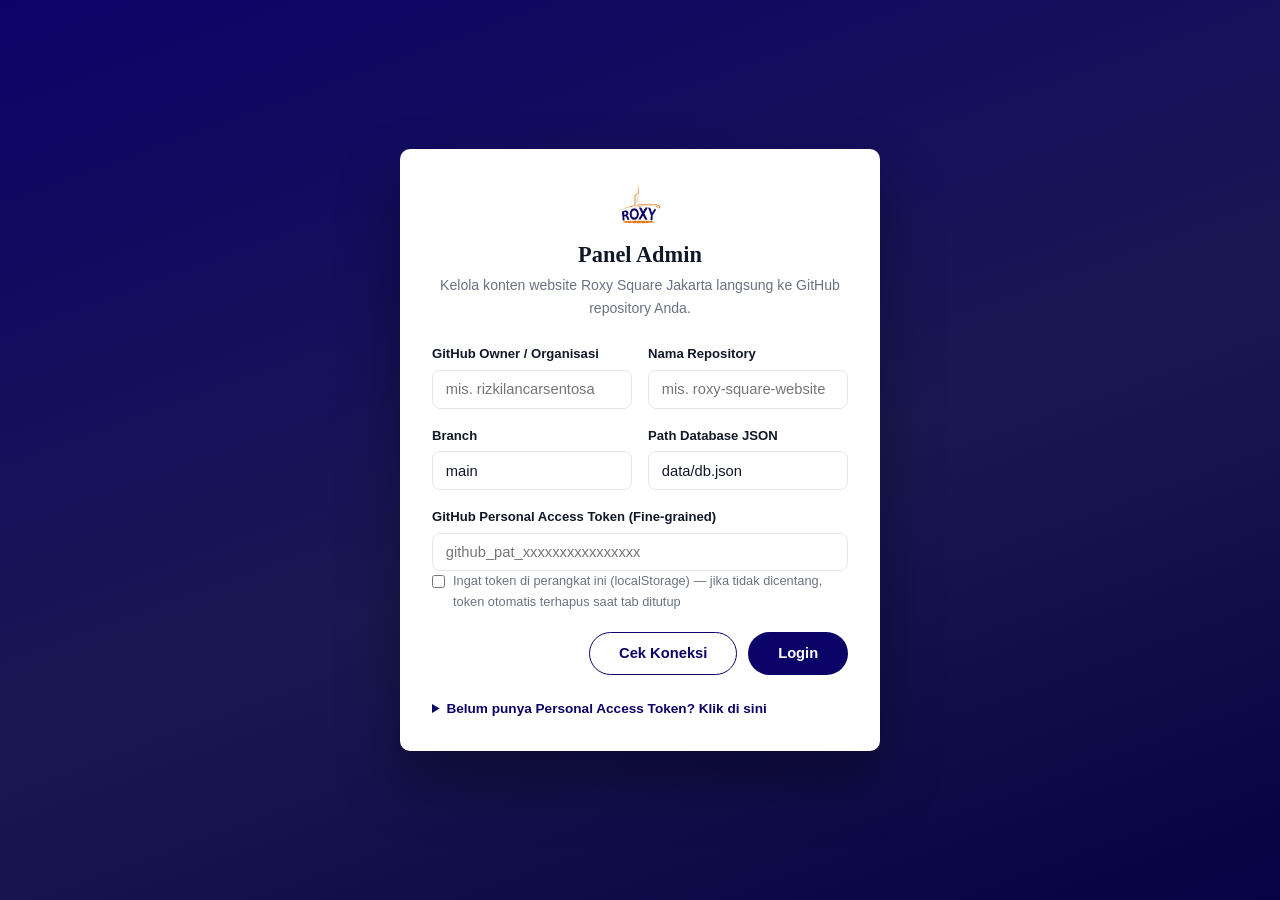
<file: admin/index.html>
<!DOCTYPE html>
<html lang="id">
<head>
<meta charset="UTF-8">
<meta name="viewport" content="width=device-width, initial-scale=1.0">
<meta name="robots" content="noindex, nofollow">
<title>Panel Admin | Roxy Square Jakarta</title>
<link rel="stylesheet" href="../css/style.css">
<link rel="stylesheet" href="css/admin.css">
</head>
<body class="admin-body">

<!-- =========================================================
     VIEW 1: LOGIN
     ========================================================= -->
<div class="admin-login" id="loginView">
  <div class="admin-login__card">
    <div class="admin-login__brand">
      <img src="../images/RLS_Logo.png" alt="Roxy Square">
      <h1>Panel Admin</h1>
      <p>Kelola konten website Roxy Square Jakarta langsung ke GitHub repository Anda.</p>
    </div>

    <form id="loginForm" class="admin-form">
      <div class="admin-form__row admin-form__row--split">
        <div class="admin-form__field">
          <label for="fOwner">GitHub Owner / Organisasi</label>
          <input type="text" id="fOwner" placeholder="mis. rizkilancarsentosa" required>
        </div>
        <div class="admin-form__field">
          <label for="fRepo">Nama Repository</label>
          <input type="text" id="fRepo" placeholder="mis. roxy-square-website" required>
        </div>
      </div>
      <div class="admin-form__row admin-form__row--split">
        <div class="admin-form__field">
          <label for="fBranch">Branch</label>
          <input type="text" id="fBranch" placeholder="main" value="main" required>
        </div>
        <div class="admin-form__field">
          <label for="fPath">Path Database JSON</label>
          <input type="text" id="fPath" placeholder="data/db.json" value="data/db.json" required>
        </div>
      </div>
      <div class="admin-form__field">
        <label for="fToken">GitHub Personal Access Token (Fine-grained)</label>
        <input type="password" id="fToken" placeholder="github_pat_xxxxxxxxxxxxxxxx" required>
      </div>
      <label class="admin-checkbox">
        <input type="checkbox" id="fRemember">
        <span>Ingat token di perangkat ini (localStorage) — jika tidak dicentang, token otomatis terhapus saat tab ditutup</span>
      </label>

      <div class="admin-alert" id="loginAlert" hidden></div>

      <div class="admin-form__actions">
        <button type="button" class="btn btn--outline" id="testConnBtn">Cek Koneksi</button>
        <button type="submit" class="btn btn--primary">Login</button>
      </div>
    </form>

    <details class="admin-help">
      <summary>Belum punya Personal Access Token? Klik di sini</summary>
      <ol>
        <li>Buka <strong>github.com &rarr; Settings &rarr; Developer settings &rarr; Fine-grained tokens &rarr; Generate new token</strong>.</li>
        <li>Pada <strong>Repository access</strong>, pilih <em>Only select repositories</em> dan pilih repository website ini saja.</li>
        <li>Pada <strong>Permissions &rarr; Repository permissions</strong>, set <strong>Contents = Read and write</strong>.</li>
        <li>Klik <strong>Generate token</strong>, salin tokennya (hanya tampil sekali), lalu tempel di kolom Token di atas.</li>
      </ol>
      <p class="admin-help__warn">
        ⚠️ Token disimpan di browser Anda sendiri agar panel ini bisa langsung menyimpan perubahan ke GitHub tanpa server tambahan.
        Gunakan token <strong>fine-grained</strong> yang hanya diberi akses ke repository ini, jangan pernah membagikan token Anda,
        dan gunakan panel ini hanya di perangkat pribadi yang terpercaya.
      </p>
    </details>
  </div>
</div>

<!-- =========================================================
     VIEW 2: DASHBOARD (tampil setelah login berhasil)
     ========================================================= -->
<div class="admin-app" id="dashboardView" hidden>
  <aside class="admin-sidebar">
    <div class="admin-sidebar__brand">
      <img src="../images/RLS_Logo.png" alt="Roxy Square">
      <span>Panel Admin</span>
    </div>
    <nav class="admin-nav" id="adminNav">
      <button class="admin-nav__item is-active" data-tab="dashboard">📊 Dashboard</button>
      <button class="admin-nav__item" data-tab="connection">🔌 Cek Koneksi</button>
      <button class="admin-nav__item" data-tab="hero">🖼️ Hero Slider</button>
      <button class="admin-nav__item" data-tab="office">🏢 Office Space</button>
      <button class="admin-nav__item" data-tab="training">🎓 Training Facility</button>
      <button class="admin-nav__item" data-tab="tenants">🤝 Tenants</button>
      <button class="admin-nav__item" data-tab="pricing">💳 Pricelist</button>
      <button class="admin-nav__item" data-tab="access">🚌 Access / Lokasi</button>
      <button class="admin-nav__item" data-tab="about">📄 About Us</button>
      <button class="admin-nav__item" data-tab="contact">✉️ Contact & Sosial</button>
      <button class="admin-nav__item" data-tab="users">👤 Manajemen User</button>
    </nav>
    <div class="admin-sidebar__footer">
      <div class="admin-user" id="sidebarUser">–</div>
      <button class="btn btn--outline admin-logout" id="logoutBtn">Logout</button>
    </div>
  </aside>

  <main class="admin-main">
    <header class="admin-topbar">
      <h2 id="tabTitle">Dashboard</h2>
      <span class="admin-badge" id="connBadge">● memeriksa koneksi…</span>
    </header>

    <div class="admin-toast" id="toast" hidden></div>

    <!-- ---------- TAB: DASHBOARD ---------- -->
    <section class="admin-tab is-active" data-tab-panel="dashboard">
      <p class="admin-tab__desc">Ringkasan konten yang sedang tersimpan di <code>data/db.json</code> pada repository Anda.</p>
      <div class="admin-stats" id="dashboardStats"></div>
      <div class="admin-card">
        <h3>Tentang Panel Admin ini</h3>
        <p>Panel ini membaca dan menulis konten langsung ke file <code>data/db.json</code> di repository GitHub Anda melalui GitHub REST API, menggunakan Personal Access Token yang Anda masukkan saat login. Setiap perubahan yang disimpan akan otomatis membuat commit baru, dan GitHub Pages akan membangun ulang situs dalam waktu singkat (biasanya 30–60 detik).</p>
      </div>
    </section>

    <!-- ---------- TAB: CEK KONEKSI ---------- -->
    <section class="admin-tab" data-tab-panel="connection">
      <p class="admin-tab__desc">Periksa status koneksi ke GitHub API, hak akses repository, dan sisa kuota API (rate limit).</p>
      <button class="btn btn--primary" id="recheckConnBtn">Cek Ulang Koneksi</button>
      <div class="admin-card" id="connDetails" style="margin-top:1rem;">Memeriksa...</div>
    </section>

    <!-- ---------- TAB: HERO SLIDER ---------- -->
    <section class="admin-tab" data-tab-panel="hero">
      <p class="admin-tab__desc">Kelola slide pada carousel hero di halaman utama.</p>
      <button class="btn btn--outline" data-add="hero">+ Tambah Slide</button>
      <div class="admin-list" id="list-hero"></div>
      <button class="btn btn--primary admin-save-btn" data-save="hero">💾 Simpan Perubahan Hero ke GitHub</button>
    </section>

    <!-- ---------- TAB: OFFICE SPACE ---------- -->
    <section class="admin-tab" data-tab-panel="office">
      <p class="admin-tab__desc">Kelola foto galeri pada bagian "Our Office Space".</p>
      <button class="btn btn--outline" data-add="officeGallery">+ Tambah Foto</button>
      <div class="admin-list" id="list-officeGallery"></div>
      <button class="btn btn--primary admin-save-btn" data-save="officeGallery">💾 Simpan Perubahan ke GitHub</button>
    </section>

    <!-- ---------- TAB: TRAINING FACILITY ---------- -->
    <section class="admin-tab" data-tab-panel="training">
      <p class="admin-tab__desc">Kelola foto pada bagian "Our Training Facility".</p>
      <button class="btn btn--outline" data-add="trainingFacility">+ Tambah Foto</button>
      <div class="admin-list" id="list-trainingFacility"></div>
      <button class="btn btn--primary admin-save-btn" data-save="trainingFacility">💾 Simpan Perubahan ke GitHub</button>
    </section>

    <!-- ---------- TAB: TENANTS ---------- -->
    <section class="admin-tab" data-tab-panel="tenants">
      <p class="admin-tab__desc">Kelola logo & info tenant pada bagian "Our Tenants".</p>
      <button class="btn btn--outline" data-add="tenants">+ Tambah Tenant</button>
      <div class="admin-list" id="list-tenants"></div>
      <button class="btn btn--primary admin-save-btn" data-save="tenants">💾 Simpan Perubahan ke GitHub</button>
    </section>

    <!-- ---------- TAB: PRICING ---------- -->
    <section class="admin-tab" data-tab-panel="pricing">
      <p class="admin-tab__desc">Kelola paket harga pada bagian "Pricelist".</p>
      <button class="btn btn--outline" data-add="pricing">+ Tambah Paket</button>
      <div class="admin-list" id="list-pricing"></div>
      <button class="btn btn--primary admin-save-btn" data-save="pricing">💾 Simpan Perubahan ke GitHub</button>
    </section>

    <!-- ---------- TAB: ACCESS ---------- -->
    <section class="admin-tab" data-tab-panel="access">
      <p class="admin-tab__desc">Kelola kategori & daftar transportasi pada bagian "Access to Roxy Square".</p>
      <button class="btn btn--outline" data-add="access">+ Tambah Kategori</button>
      <div class="admin-list" id="list-access"></div>
      <button class="btn btn--primary admin-save-btn" data-save="access">💾 Simpan Perubahan ke GitHub</button>
    </section>

    <!-- ---------- TAB: ABOUT US ---------- -->
    <section class="admin-tab" data-tab-panel="about">
      <p class="admin-tab__desc">Kelola konten profil perusahaan, susunan pengurus, visi & misi.</p>
      <div class="admin-card" id="aboutForm"></div>
      <button class="btn btn--primary admin-save-btn" data-save="about">💾 Simpan Perubahan About Us ke GitHub</button>
    </section>

    <!-- ---------- TAB: CONTACT ---------- -->
    <section class="admin-tab" data-tab-panel="contact">
      <p class="admin-tab__desc">Kelola alamat, email, telepon, WhatsApp, link peta, dan sosial media.</p>
      <div class="admin-card" id="contactForm"></div>
      <button class="btn btn--primary admin-save-btn" data-save="contact">💾 Simpan Perubahan Kontak ke GitHub</button>
    </section>

    <!-- ---------- TAB: USER MANAGEMENT ---------- -->
    <section class="admin-tab" data-tab-panel="users">
      <p class="admin-tab__desc">
        Daftar username GitHub yang diizinkan mengakses Panel Admin ini. Jika daftar kosong, siapa pun dengan
        token repository ini masih bisa login (mode bootstrap) — segera tambahkan username Anda di sini.
      </p>
      <div class="admin-alert admin-alert--warn">
        ⚠️ Ini adalah lapisan kenyamanan di sisi aplikasi, <strong>bukan</strong> pengaman mutlak — siapa pun yang
        memegang token dengan akses ke repository ini secara teknis tetap bisa memanggil GitHub API secara langsung.
        Jaga kerahasiaan token Anda.
      </div>
      <div class="admin-form__row admin-form__row--inline">
        <input type="text" id="newAdminUsername" placeholder="username-github">
        <button class="btn btn--outline" id="addAdminBtn">+ Tambah Admin</button>
      </div>
      <div class="admin-list" id="list-admins"></div>
      <button class="btn btn--primary admin-save-btn" data-save="admins">💾 Simpan Daftar Admin ke GitHub</button>
    </section>
  </main>
</div>

<!-- Template kartu list generik (dipakai lewat JS, lihat admin.js) -->
<script src="js/admin.js"></script>
</body>
</html>
</file>
<file: css/style.css>
/* =====================================================================
   VARIABEL WARNA & FONT
   Ganti nilai di bawah ini untuk mengubah tampilan SELURUH halaman.
   ===================================================================== */
:root {
  /* Palet warna diselaraskan dengan logo Roxy Square (navy & oranye) */
  --color-primary: #0c0368;      /* navy dari logo (tombol, link aktif) */
  --color-primary-dark: #070243; /* navy lebih gelap (hover) */
  --color-accent: #e3750b;       /* oranye dari logo (highlight teks, badge) */
  --color-accent-dark: #b85e08;  /* oranye lebih gelap (hover badge/tombol aksen) */
  --color-dark: #111827;         /* warna teks judul */
  --color-text: #374151;         /* warna teks paragraf */
  --color-text-light: #6b7280;   /* warna teks sekunder */
  --color-bg-alt: #f3f4f6;       /* warna latar section selang-seling */
  --color-border: #e5e7eb;       /* warna garis pembatas */
  --color-white: #ffffff;

  --font-heading: Georgia, 'Times New Roman', serif;
  --font-body: -apple-system, BlinkMacSystemFont, 'Segoe UI', Roboto, Helvetica, Arial, sans-serif;

  --radius: 10px;
  --max-width: 1100px;
  --transition: 0.25s ease;
}

/* =====================================================================
   RESET DASAR
   ===================================================================== */
* { box-sizing: border-box; margin: 0; padding: 0; }
html { scroll-behavior: smooth; }
body {
  font-family: var(--font-body);
  color: var(--color-text);
  line-height: 1.6;
  background: var(--color-white);
}
img { max-width: 100%; display: block; }
a { text-decoration: none; color: inherit; }
ul { list-style: none; }
h1, h2, h3, h4 { font-family: var(--font-heading); color: var(--color-dark); line-height: 1.25; }
svg { width: 24px; height: 24px; flex-shrink: 0; }
body.no-scroll { overflow: hidden; }

/* =====================================================================
   PLACEHOLDER GAMBAR
   Kotak abu-abu ini menandai tempat gambar. Hapus/ganti dengan tag
   <img src="images/nama-file.jpg" alt="..."> saat Anda punya foto asli.
   ===================================================================== */
.placeholder-img {
  background: var(--color-bg-alt);
  border: 2px dashed var(--color-border);
  border-radius: var(--radius);
  display: flex;
  align-items: center;
  justify-content: center;
  text-align: center;
  color: var(--color-text-light);
  font-size: 0.9rem;
  min-height: 160px;
}
.placeholder-img small { color: #9ca3af; }

/* =====================================================================
   TOMBOL
   ===================================================================== */
.btn {
  display: inline-block;
  padding: 0.8rem 1.8rem;
  border-radius: 999px;
  font-weight: 600;
  transition: var(--transition);
  border: 2px solid transparent;
}
.btn--primary { background: var(--color-primary); color: var(--color-white); }
.btn--primary:hover { background: var(--color-primary-dark); }
.btn--outline { border-color: var(--color-primary); color: var(--color-primary); }
.btn--outline:hover { background: var(--color-primary); color: var(--color-white); }

.text-accent { color: var(--color-accent); }

/* =====================================================================
   NAVBAR
   ===================================================================== */
.navbar {
  position: sticky;
  top: 0;
  z-index: 100;
  background: var(--color-white);
  border-bottom: 1px solid var(--color-border);
}
.navbar__inner {
  max-width: var(--max-width);
  margin: 0 auto;
  padding: 0.9rem 1.5rem;
  display: flex;
  align-items: center;
  justify-content: space-between;
}
.navbar__logo {
  font-family: var(--font-heading);
  font-weight: 700;
  font-size: 1.4rem;
  color: var(--color-dark);
}
.navbar__logo img { height: 42px; width: auto; display: block; }
.navbar__links {
  display: none;
  gap: 1.6rem;
  font-weight: 600;
  font-size: 0.92rem;
}
.nav-link { color: var(--color-text); transition: var(--transition); }
.nav-link:hover, .nav-link.is-active { color: var(--color-primary); }

.navbar__toggle {
  background: none;
  border: none;
  cursor: pointer;
  display: flex;
  flex-direction: column;
  gap: 5px;
  padding: 4px;
}
.navbar__toggle span {
  width: 24px;
  height: 2px;
  background: var(--color-dark);
  border-radius: 2px;
}

.mobile-menu {
  display: flex;
  flex-direction: column;
  max-height: 0;
  opacity: 0;
  overflow: hidden;
  transition: all 0.3s ease;
  border-top: 1px solid var(--color-border);
}
.mobile-menu.is-open { max-height: 400px; opacity: 1; }
.mobile-menu a {
  padding: 0.9rem 1.5rem;
  font-weight: 600;
  border-bottom: 1px solid var(--color-border);
}

@media (min-width: 860px) {
  .navbar__links { display: flex; }
  .navbar__toggle { display: none; }
  .mobile-menu { display: none; }
}

/* =====================================================================
   HERO / CAROUSEL
   ===================================================================== */
.hero { background: var(--color-bg-alt); }
.carousel { position: relative; overflow: hidden; max-width: var(--max-width); margin: 0 auto; }
.carousel__track { display: flex; transition: transform 0.6s ease-in-out; }
.slide {
  flex: 0 0 100%;
  display: flex;
  flex-direction: column-reverse;
  align-items: center;
  gap: 1.8rem;
  padding: 2.5rem 1.5rem;
}
.slide__content { max-width: 480px; text-align: center; }
.eyebrow {
  color: var(--color-primary);
  font-weight: 700;
  font-size: 0.8rem;
  letter-spacing: 0.05em;
  text-transform: uppercase;
  margin-bottom: 0.6rem;
}
.slide h1 { font-size: 1.9rem; margin-bottom: 1rem; }
.slide__desc { color: var(--color-text-light); margin-bottom: 1.4rem; }
.slide__media {
  width: 100%;
  max-width: 420px;
  aspect-ratio: 5 / 4;
  border-radius: var(--radius);
  overflow: hidden;
  box-shadow: 0 20px 40px rgba(17,24,39,0.14);
}
.slide__media img { width: 100%; height: 100%; object-fit: cover; }

.carousel__btn {
  position: absolute;
  top: 40%;
  transform: translateY(-50%);
  background: rgba(255,255,255,0.85);
  border: none;
  border-radius: 999px;
  width: 38px;
  height: 38px;
  font-size: 1.4rem;
  cursor: pointer;
  box-shadow: 0 2px 8px rgba(0,0,0,0.12);
  display: none;
}
.carousel__btn--prev { left: 12px; }
.carousel__btn--next { right: 12px; }

.carousel__dots { display: flex; justify-content: center; gap: 0.5rem; padding: 1rem 0 1.6rem; }
.carousel__dots button {
  width: 22px; height: 4px; border-radius: 4px;
  border: none; background: #cbd5e1; cursor: pointer; transition: var(--transition);
}
.carousel__dots button.is-active { background: var(--color-primary); }

@media (min-width: 760px) {
  .slide { flex-direction: row; text-align: left; padding: 3.5rem 3rem; gap: 2.5rem; }
  .slide__content { text-align: left; }
  .slide h1 { font-size: 2.6rem; }
  .carousel__btn { display: flex; align-items: center; justify-content: center; }
}

/* =====================================================================
   SECTION UMUM
   ===================================================================== */
.section { max-width: var(--max-width); margin: 0 auto; padding: 4rem 1.5rem; }
.section--alt { max-width: none; background: var(--color-bg-alt); }
.section--alt > * { max-width: var(--max-width); margin-left: auto; margin-right: auto; }
.section__title { font-size: 1.8rem; text-align: center; margin-bottom: 0.6rem; }
.section__title--left { text-align: left; }
.section__subtitle { text-align: center; color: var(--color-text-light); margin-bottom: 2.5rem; }

/* Galeri */
.gallery {
  display: grid;
  grid-template-columns: repeat(2, 1fr);
  gap: 1rem;
}
.gallery__item {
  aspect-ratio: 4 / 3;
  border-radius: var(--radius);
  overflow: hidden;
  box-shadow: 0 4px 14px rgba(17,24,39,0.08);
  transition: transform var(--transition), box-shadow var(--transition);
  cursor: pointer;
}
.gallery__item img { width: 100%; height: 100%; object-fit: cover; transition: transform 0.4s ease; }
.gallery__item:hover { transform: translateY(-4px); box-shadow: 0 14px 28px rgba(17,24,39,0.16); }
.gallery__item:hover img { transform: scale(1.06); }
@media (min-width: 700px) {
  .gallery { grid-template-columns: repeat(3, 1fr); }
}

/* Fasilitas (2 gambar besar) */
.facility-grid {
  display: grid;
  grid-template-columns: 1fr;
  gap: 1rem;
}
.facility-grid__item {
  aspect-ratio: 4 / 3;
  border-radius: var(--radius);
  overflow: hidden;
  box-shadow: 0 4px 14px rgba(17,24,39,0.08);
  cursor: pointer;
}
.facility-grid__item img { width: 100%; height: 100%; object-fit: cover; }
@media (min-width: 760px) {
  .facility-grid { grid-template-columns: 1fr 1fr; }
}

/* Mitra / logo grid */
.partners {
  display: grid;
  grid-template-columns: repeat(2, 1fr);
  gap: 0.9rem;
}
.partner {
  aspect-ratio: 3 / 2;
  background: var(--color-white);
  border: 1px solid var(--color-border);
  border-radius: var(--radius);
  display: flex;
  align-items: center;
  justify-content: center;
  padding: 1rem;
  transition: transform var(--transition), box-shadow var(--transition);
  cursor: pointer;
}
.partner img { width: 100%; height: 100%; object-fit: contain; }
.partner:hover { transform: translateY(-3px); box-shadow: 0 10px 22px rgba(17,24,39,0.1); }
@media (min-width: 600px) { .partners { grid-template-columns: repeat(4, 1fr); } }

/* Harga */
.pricing {
  display: grid;
  grid-template-columns: 1fr;
  gap: 1.6rem;
}
.price-card {
  background: var(--color-white);
  border: 1px solid var(--color-border);
  border-radius: var(--radius);
  padding: 2rem 1.5rem;
  text-align: center;
  position: relative;
}
.price-card--highlight { border-color: var(--color-primary); box-shadow: 0 10px 30px rgba(12,3,104,0.16); }
.price-card__badge {
  position: absolute; top: -12px; left: 50%; transform: translateX(-50%);
  background: var(--color-accent); color: var(--color-white);
  font-size: 0.72rem; font-weight: 700; padding: 0.25rem 0.9rem; border-radius: 999px;
}
.price-card__name { font-weight: 700; margin-bottom: 0.2rem; }
.price-card__note { color: var(--color-text-light); font-size: 0.85rem; margin-bottom: 1rem; }
.price-card__price { font-family: var(--font-heading); font-size: 1.8rem; color: var(--color-primary); font-weight: 700; margin-bottom: 1.2rem; }
.price-card__price span { font-size: 0.9rem; color: var(--color-text-light); font-family: var(--font-body); font-weight: 400; }
.price-card__features { margin-bottom: 1.6rem; }
.price-card__features li { padding: 0.4rem 0; color: var(--color-text-light); font-size: 0.92rem; border-top: 1px solid var(--color-border); }
.price-card__features li:first-child { border-top: none; }

@media (min-width: 860px) {
  .pricing { grid-template-columns: repeat(3, 1fr); align-items: center; }
  .price-card--highlight { transform: scale(1.05); }
}

/* Akses / lokasi info */
.access-grid {
  display: grid;
  grid-template-columns: 1fr;
  gap: 1.5rem;
}
.access-card {
  background: var(--color-white);
  border: 1px solid var(--color-border);
  border-radius: var(--radius);
  padding: 1.6rem;
}
.access-card h3 { margin-bottom: 1rem; }
.access-item { padding: 0.6rem 0; border-top: 1px solid var(--color-border); }
.access-item:first-of-type { border-top: none; }
.access-item__title { font-weight: 600; font-size: 0.92rem; }
.access-item__desc { color: var(--color-text-light); font-size: 0.85rem; }
@media (min-width: 760px) { .access-grid { grid-template-columns: 1fr 1fr; } }

/* Tentang kami */
.about { display: flex; flex-direction: column; gap: 2rem; margin-bottom: 3rem; }
.about__media {
  flex: 1;
  aspect-ratio: 4 / 5;
  max-width: 340px;
  border-radius: var(--radius);
  overflow: hidden;
  box-shadow: 0 20px 40px rgba(17,24,39,0.14);
}
.about__media img { width: 100%; height: 100%; object-fit: cover; }
.about__content { flex: 1.4; }
.about__highlight { color: var(--color-primary); font-weight: 700; font-size: 1.2rem; margin-bottom: 1rem; }
.about__content p { margin-bottom: 1rem; }
.about__list { margin: -0.4rem 0 1.5rem; }
.about__list li { position: relative; padding-left: 1.3rem; margin-bottom: 0.5rem; }
.about__list li::before {
  content: '';
  position: absolute;
  left: 0;
  top: 0.55em;
  width: 6px;
  height: 6px;
  border-radius: 50%;
  background: var(--color-primary);
}
@media (min-width: 760px) {
  /* Foto dibuat stretch: tingginya menyesuaikan tinggi kolom teks
     (dari judul "About Us" sampai baris terakhir "Direktur: Indra Gunawan") */
  .about { flex-direction: row; align-items: stretch; }
  .about__media { flex: 0 0 34%; max-width: 380px; aspect-ratio: auto; height: auto; }
}

.vision-mission {
  display: grid;
  grid-template-columns: 1fr;
  gap: 1.5rem;
}
.vision-mission h3 { margin-bottom: 0.6rem; }
.vision-mission p { color: var(--color-text-light); font-style: italic; }
@media (min-width: 760px) { .vision-mission { grid-template-columns: 1fr 1fr; } }

/* Kontak */
.contact__map {
  border-radius: var(--radius);
  overflow: hidden;
  border: 1px solid var(--color-border);
}
.contact__map iframe { width: 100%; height: 340px; border: 0; display: block; }
.contact__map-note { text-align: center; font-size: 0.78rem; color: var(--color-text-light); padding: 0.6rem; }

/* =====================================================================
   FOOTER
   ===================================================================== */
.footer { background: #0b0a2e; color: #cbd0e0; }
.footer__grid {
  max-width: var(--max-width);
  margin: 0 auto;
  padding: 3rem 1.5rem;
  display: grid;
  grid-template-columns: 1fr;
  gap: 1.8rem;
}
.footer__item { display: flex; gap: 1rem; }
.footer__item svg { color: var(--color-accent); }
.footer__item h4 { color: var(--color-white); font-size: 0.95rem; margin-bottom: 0.2rem; }
.footer__item p { font-size: 0.88rem; color: #a5abc4; }
.footer__social {
  display: flex;
  justify-content: center;
  flex-wrap: wrap;
  gap: 0.8rem;
  max-width: var(--max-width);
  margin: 0 auto;
  padding: 0 1.5rem 2.5rem;
}
.footer__social a {
  background: #1a1852; padding: 0.6rem; border-radius: 8px; color: var(--color-white);
  display: flex; align-items: center; justify-content: center;
  transition: var(--transition);
}
.footer__social a svg { width: 20px; height: 20px; }
.footer__social a:hover { background: var(--color-accent); }
.footer__bottom {
  text-align: center;
  padding: 1.2rem;
  border-top: 1px solid #1a1852;
  font-size: 0.82rem;
  color: #a5abc4;
}
.footer__admin-link { margin-top: 0.4rem; font-size: 0.75rem; }
.footer__admin-link a { color: #6b71a8; transition: var(--transition); }
.footer__admin-link a:hover { color: var(--color-accent); }
@media (min-width: 760px) { .footer__grid { grid-template-columns: repeat(2, 1fr); } }

/* =====================================================================
   TOMBOL MENGAMBANG
   ===================================================================== */
.float-btn {
  position: fixed;
  bottom: 1.5rem;
  right: 1.5rem;
  z-index: 100;
  background: #22c55e;
  color: var(--color-white);
  padding: 0.7rem 1.2rem;
  border-radius: 999px;
  display: flex;
  align-items: center;
  gap: 0.6rem;
  font-weight: 600;
  box-shadow: 0 8px 20px rgba(0,0,0,0.2);
  transition: var(--transition);
}
.float-btn:hover { background: #16a34a; }
.float-btn svg { width: 22px; height: 22px; }

/* =====================================================================
   LIGHTBOX GALERI
   ===================================================================== */
.lightbox {
  position: fixed;
  inset: 0;
  z-index: 1000;
  display: flex;
  align-items: center;
  justify-content: center;
  padding: 1.5rem;
  opacity: 0;
  visibility: hidden;
  transition: opacity 0.25s ease, visibility 0.25s ease;
}
.lightbox.is-open { opacity: 1; visibility: visible; }
.lightbox__overlay {
  position: absolute;
  inset: 0;
  background: rgba(17,24,39,0.88);
}
.lightbox__dialog {
  position: relative;
  z-index: 1;
  width: 100%;
  max-width: 720px;
  max-height: 90vh;
  background: var(--color-white);
  border-radius: var(--radius);
  overflow: hidden;
  display: flex;
  flex-direction: column;
  transform: scale(0.96);
  transition: transform 0.25s ease;
}
.lightbox.is-open .lightbox__dialog { transform: scale(1); }
.lightbox__media { background: var(--color-bg-alt); max-height: 60vh; display: flex; align-items: center; justify-content: center; }
.lightbox__media img { width: 100%; max-height: 60vh; object-fit: contain; display: block; }
.lightbox__info { padding: 1.2rem 1.5rem; }
.lightbox__info h3 { font-size: 1.15rem; margin-bottom: 0.4rem; }
.lightbox__info p { color: var(--color-text-light); font-size: 0.92rem; margin-bottom: 0.6rem; }
.lightbox__count { font-size: 0.78rem; color: var(--color-text-light); font-weight: 600; letter-spacing: 0.03em; }

.lightbox__close {
  position: absolute;
  top: 0.7rem; right: 0.7rem;
  z-index: 2;
  width: 36px; height: 36px;
  border: none; border-radius: 999px;
  background: rgba(17,24,39,0.55);
  color: var(--color-white);
  font-size: 1.4rem;
  line-height: 1;
  cursor: pointer;
  display: flex; align-items: center; justify-content: center;
  transition: var(--transition);
}
.lightbox__close:hover { background: var(--color-primary); }

.lightbox__nav {
  position: absolute;
  top: 30%;
  transform: translateY(-50%);
  z-index: 2;
  width: 38px; height: 38px;
  border: none; border-radius: 999px;
  background: rgba(255,255,255,0.9);
  font-size: 1.5rem;
  cursor: pointer;
  box-shadow: 0 2px 8px rgba(0,0,0,0.15);
  display: flex; align-items: center; justify-content: center;
}
.lightbox__nav--prev { left: 0.7rem; }
.lightbox__nav--next { right: 0.7rem; }

@media (max-width: 480px) {
  .lightbox__dialog { max-height: 94vh; }
  .lightbox__media, .lightbox__media img { max-height: 46vh; }
}
</file>
<file: admin/css/admin.css>
/* =====================================================================
   PANEL ADMIN — style terpisah dari halaman utama.
   Memakai variabel warna (--color-primary, --color-accent, dst) yang
   sudah didefinisikan di ../css/style.css agar temanya senada dengan
   website utama (navy & oranye dari logo Roxy Square).
   ===================================================================== */

.admin-body {
  background: var(--color-bg-alt);
  min-height: 100vh;
  font-family: var(--font-body);
}

/* PENTING: atribut HTML [hidden] harus selalu menang atas display:flex
   milik .admin-login / .admin-app di bawah, jika tidak kedua view akan
   tetap tampil bertumpuk. */
[hidden] { display: none !important; }

/* =====================================================================
   LOGIN VIEW
   ===================================================================== */
.admin-login {
  min-height: 100vh;
  display: flex;
  align-items: center;
  justify-content: center;
  padding: 2rem 1rem;
  background: linear-gradient(160deg, var(--color-primary) 0%, #1a1852 55%, var(--color-primary-dark) 100%);
}
.admin-login__card {
  width: 100%;
  max-width: 480px;
  background: var(--color-white);
  border-radius: var(--radius);
  padding: 2rem;
  box-shadow: 0 30px 60px rgba(0,0,0,0.35);
}
.admin-login__brand { text-align: center; margin-bottom: 1.5rem; }
.admin-login__brand img { height: 48px; margin: 0 auto 0.8rem; }
.admin-login__brand h1 { font-size: 1.4rem; margin-bottom: 0.3rem; }
.admin-login__brand p { color: var(--color-text-light); font-size: 0.88rem; }

.admin-form__row { margin-bottom: 1rem; }
.admin-form__row--split { display: grid; grid-template-columns: 1fr; gap: 1rem; }
@media (min-width: 480px) {
  .admin-form__row--split { grid-template-columns: 1fr 1fr; }
}
.admin-form__row--inline { display: flex; gap: 0.6rem; margin-bottom: 1rem; }
.admin-form__row--inline input { flex: 1; }
.admin-form__field label { display: block; font-size: 0.82rem; font-weight: 600; color: var(--color-dark); margin-bottom: 0.35rem; }
.admin-form__field input,
.admin-form__field textarea,
.admin-form__field select,
.admin-form__row--inline input {
  width: 100%;
  padding: 0.65rem 0.8rem;
  border: 1px solid var(--color-border);
  border-radius: 8px;
  font-size: 0.92rem;
  font-family: inherit;
  color: var(--color-dark);
  background: var(--color-white);
}
.admin-form__field textarea { resize: vertical; min-height: 70px; }
.admin-form__field input:focus,
.admin-form__field textarea:focus,
.admin-form__row--inline input:focus {
  outline: none;
  border-color: var(--color-primary);
  box-shadow: 0 0 0 3px rgba(12,3,104,0.12);
}
.admin-checkbox { display: flex; align-items: flex-start; gap: 0.5rem; font-size: 0.8rem; color: var(--color-text-light); margin-bottom: 1.2rem; cursor: pointer; }
.admin-checkbox input { margin-top: 0.2rem; }

.admin-form__actions { display: flex; gap: 0.7rem; justify-content: flex-end; }
.admin-form__actions .btn,
.admin-login__card .btn { cursor: pointer; border: 1px solid transparent; font-family: inherit; font-size: 0.92rem; }
.admin-login__card .btn--outline { border-color: var(--color-primary); background: none; }

.admin-help { margin-top: 1.4rem; font-size: 0.85rem; color: var(--color-text-light); }
.admin-help summary { cursor: pointer; font-weight: 600; color: var(--color-primary); }
.admin-help ol { margin: 0.8rem 0 0.8rem 1.2rem; }
.admin-help li { margin-bottom: 0.4rem; }
.admin-help__warn { background: #fff7ed; border: 1px solid #fed7aa; border-radius: 8px; padding: 0.8rem; margin-top: 0.6rem; color: #7c2d12; }

.admin-alert {
  padding: 0.7rem 0.9rem;
  border-radius: 8px;
  font-size: 0.85rem;
  margin-bottom: 1rem;
  border: 1px solid transparent;
}
.admin-alert--success { background: #ecfdf5; border-color: #a7f3d0; color: #065f46; }
.admin-alert--error { background: #fef2f2; border-color: #fecaca; color: #991b1b; }
.admin-alert--warn { background: #fffbeb; border-color: #fde68a; color: #92400e; }

/* =====================================================================
   DASHBOARD APP LAYOUT
   ===================================================================== */
.admin-app { display: flex; min-height: 100vh; }

.admin-sidebar {
  width: 250px;
  flex-shrink: 0;
  background: #0b0a2e;
  color: #cbd0e0;
  display: flex;
  flex-direction: column;
  position: sticky;
  top: 0;
  height: 100vh;
}
.admin-sidebar__brand { display: flex; align-items: center; gap: 0.6rem; padding: 1.2rem; border-bottom: 1px solid #1a1852; }
.admin-sidebar__brand img { height: 30px; }
.admin-sidebar__brand span { font-weight: 700; color: var(--color-white); font-size: 0.95rem; }
.admin-nav { flex: 1; overflow-y: auto; padding: 0.6rem; }
.admin-nav__item {
  display: block;
  width: 100%;
  text-align: left;
  background: none;
  border: none;
  color: #cbd0e0;
  padding: 0.65rem 0.8rem;
  border-radius: 8px;
  font-size: 0.88rem;
  cursor: pointer;
  margin-bottom: 0.2rem;
  font-family: inherit;
  transition: var(--transition);
}
.admin-nav__item:hover { background: #14153f; color: var(--color-white); }
.admin-nav__item.is-active { background: var(--color-accent); color: var(--color-white); font-weight: 600; }
.admin-sidebar__footer { padding: 1rem; border-top: 1px solid #1a1852; }
.admin-user { font-size: 0.8rem; color: #a5abc4; margin-bottom: 0.6rem; word-break: break-word; }
.admin-logout { width: 100%; border-color: #3a3878; color: var(--color-white); background: none; cursor: pointer; }
.admin-logout:hover { background: var(--color-accent); border-color: var(--color-accent); }

.admin-main { flex: 1; min-width: 0; padding: 1.6rem 2rem 3rem; }
.admin-topbar { display: flex; align-items: center; justify-content: space-between; flex-wrap: wrap; gap: 0.6rem; margin-bottom: 1.4rem; }
.admin-topbar h2 { font-family: var(--font-heading); }
.admin-badge { font-size: 0.78rem; padding: 0.3rem 0.7rem; border-radius: 999px; background: #f3f4f6; color: var(--color-text-light); font-weight: 600; }
.admin-badge--ok { background: #ecfdf5; color: #065f46; }
.admin-badge--error { background: #fef2f2; color: #991b1b; }

.admin-toast {
  position: fixed;
  top: 1rem;
  right: 1rem;
  z-index: 500;
  padding: 0.8rem 1.1rem;
  border-radius: 8px;
  font-size: 0.85rem;
  box-shadow: 0 8px 24px rgba(0,0,0,0.18);
  max-width: 320px;
}
.admin-toast--success { background: #065f46; color: #fff; }
.admin-toast--error { background: #991b1b; color: #fff; }

.admin-tab { display: none; }
.admin-tab.is-active { display: block; }
.admin-tab__desc { color: var(--color-text-light); font-size: 0.9rem; margin-bottom: 1rem; max-width: 640px; }

.admin-stats { display: grid; grid-template-columns: repeat(auto-fit, minmax(140px, 1fr)); gap: 1rem; margin-bottom: 1.4rem; }
.admin-stat-card { background: var(--color-white); border: 1px solid var(--color-border); border-radius: var(--radius); padding: 1.1rem; text-align: center; }
.admin-stat-card strong { display: block; font-size: 1.6rem; color: var(--color-primary); font-family: var(--font-heading); }
.admin-stat-card span { font-size: 0.78rem; color: var(--color-text-light); }

.admin-card { background: var(--color-white); border: 1px solid var(--color-border); border-radius: var(--radius); padding: 1.4rem; margin-bottom: 1rem; }
.admin-card h3 { margin-bottom: 0.6rem; font-size: 1rem; }
.admin-card p { font-size: 0.88rem; color: var(--color-text-light); }

.admin-list { display: flex; flex-direction: column; gap: 0.9rem; margin: 1rem 0 1.4rem; }
.admin-item-card {
  background: var(--color-white);
  border: 1px solid var(--color-border);
  border-radius: var(--radius);
  padding: 1rem 1.1rem;
}
.admin-item-card__head { display: flex; align-items: center; justify-content: space-between; gap: 0.6rem; margin-bottom: 0.8rem; }
.admin-item-card__head strong { font-size: 0.85rem; color: var(--color-text-light); }
.admin-item-card__actions { display: flex; gap: 0.4rem; }
.admin-icon-btn {
  border: 1px solid var(--color-border);
  background: var(--color-white);
  border-radius: 6px;
  width: 30px; height: 30px;
  cursor: pointer;
  font-size: 0.85rem;
  display: flex; align-items: center; justify-content: center;
}
.admin-icon-btn:hover { background: var(--color-bg-alt); }
.admin-icon-btn--danger:hover { background: #fef2f2; border-color: #fecaca; color: #991b1b; }
.admin-icon-btn--move:hover { background: #eff6ff; }

.admin-item-card .admin-form__row--split { margin-bottom: 0.8rem; }
.admin-item-card .admin-form__field { margin-bottom: 0.8rem; }
.admin-item-card__thumb { width: 64px; height: 64px; object-fit: cover; border-radius: 8px; border: 1px solid var(--color-border); background: var(--color-bg-alt); }

.admin-feature-list { display: flex; flex-direction: column; gap: 0.4rem; margin-bottom: 0.6rem; }
.admin-feature-list__row { display: flex; gap: 0.4rem; }
.admin-feature-list__row input { flex: 1; }

.admin-save-btn { cursor: pointer; border: none; }

.admin-subcard { border: 1px dashed var(--color-border); border-radius: 8px; padding: 0.9rem; margin-bottom: 0.8rem; }
.admin-subcard__head { display: flex; justify-content: space-between; align-items: center; margin-bottom: 0.6rem; }

@media (max-width: 760px) {
  .admin-app { flex-direction: column; }
  .admin-sidebar { width: 100%; height: auto; position: relative; flex-direction: row; flex-wrap: wrap; align-items: center; }
  .admin-sidebar__brand { border-bottom: none; }
  .admin-nav { display: flex; overflow-x: auto; padding: 0.5rem; gap: 0.3rem; width: 100%; }
  .admin-nav__item { width: auto; white-space: nowrap; margin-bottom: 0; }
  .admin-sidebar__footer { width: 100%; display: flex; align-items: center; justify-content: space-between; gap: 0.6rem; border-top: none; }
  .admin-user { margin-bottom: 0; }
  .admin-logout { width: auto; }
  .admin-main { padding: 1.2rem; }
  /* Toast dipindah ke bawah di layar kecil supaya tidak menutupi navigasi sidebar/topbar */
  .admin-toast { top: auto; bottom: 1rem; left: 1rem; right: 1rem; max-width: none; }
}
</file>
